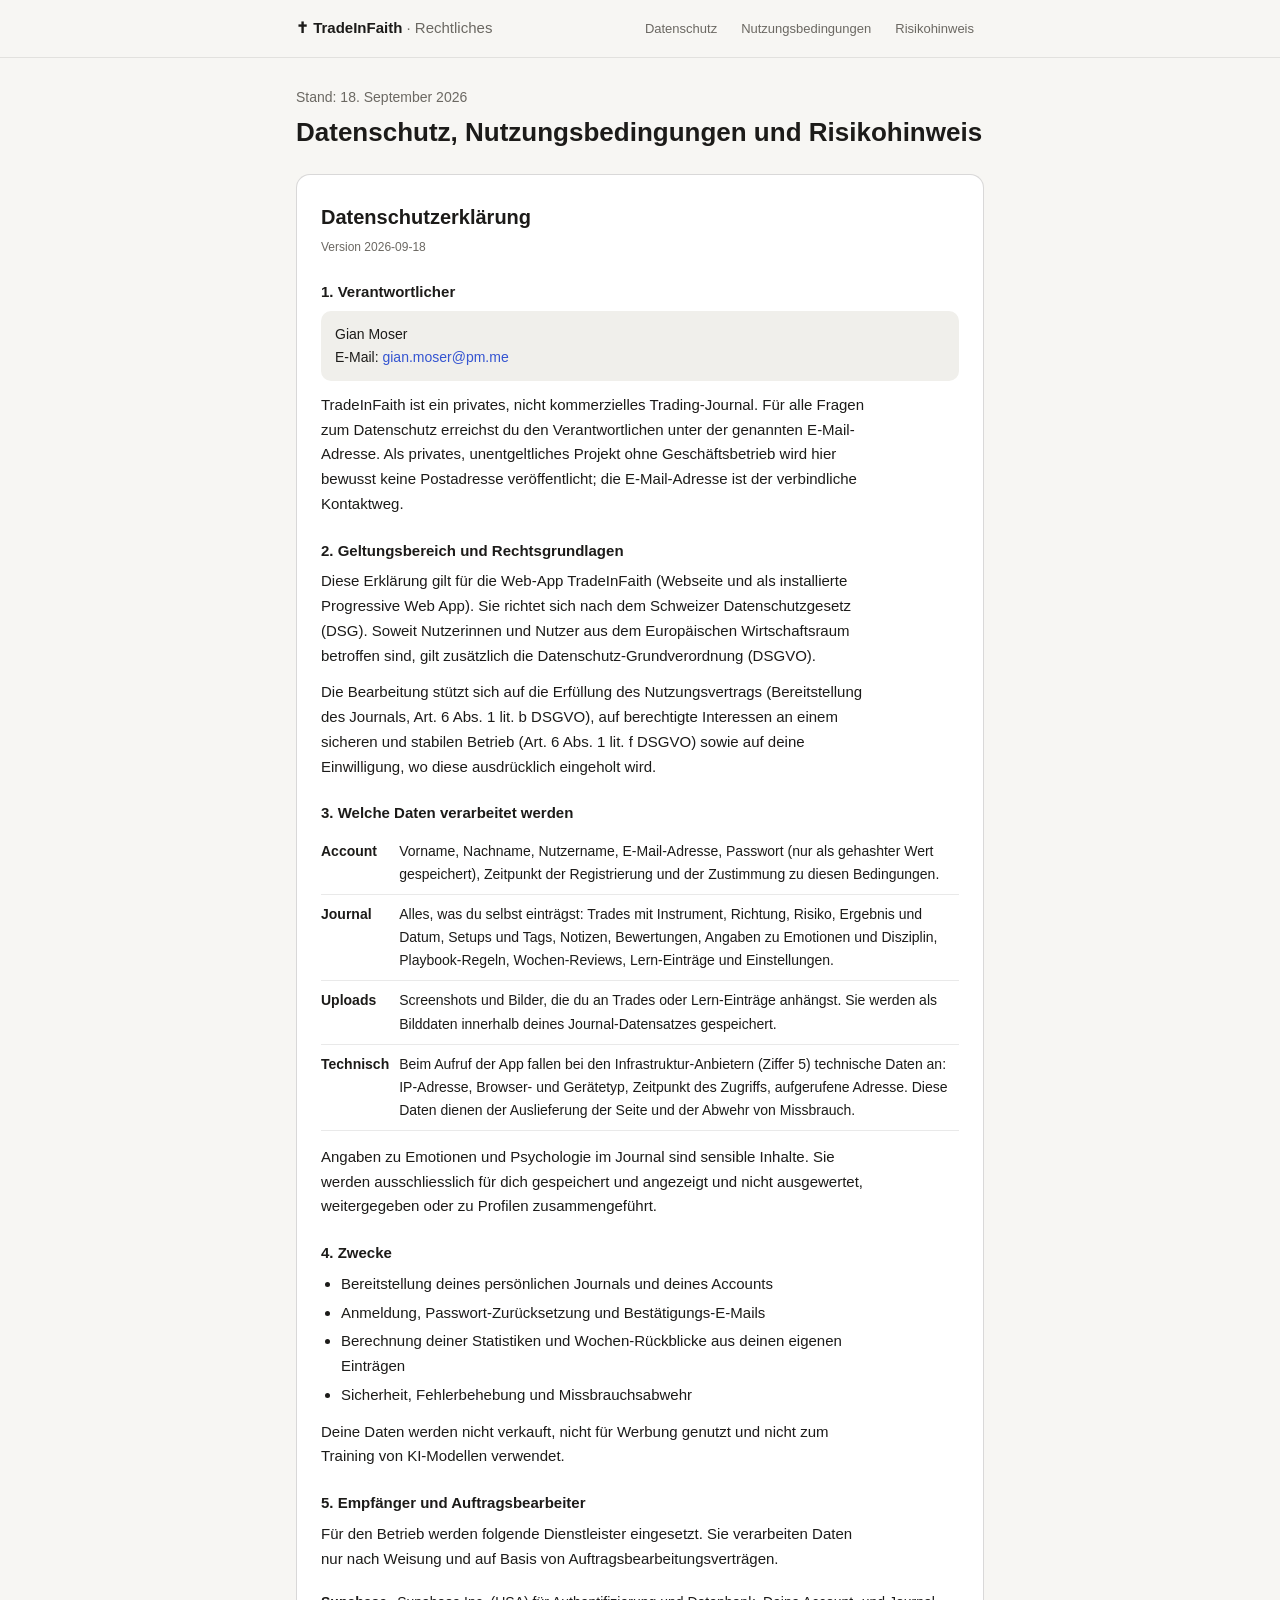
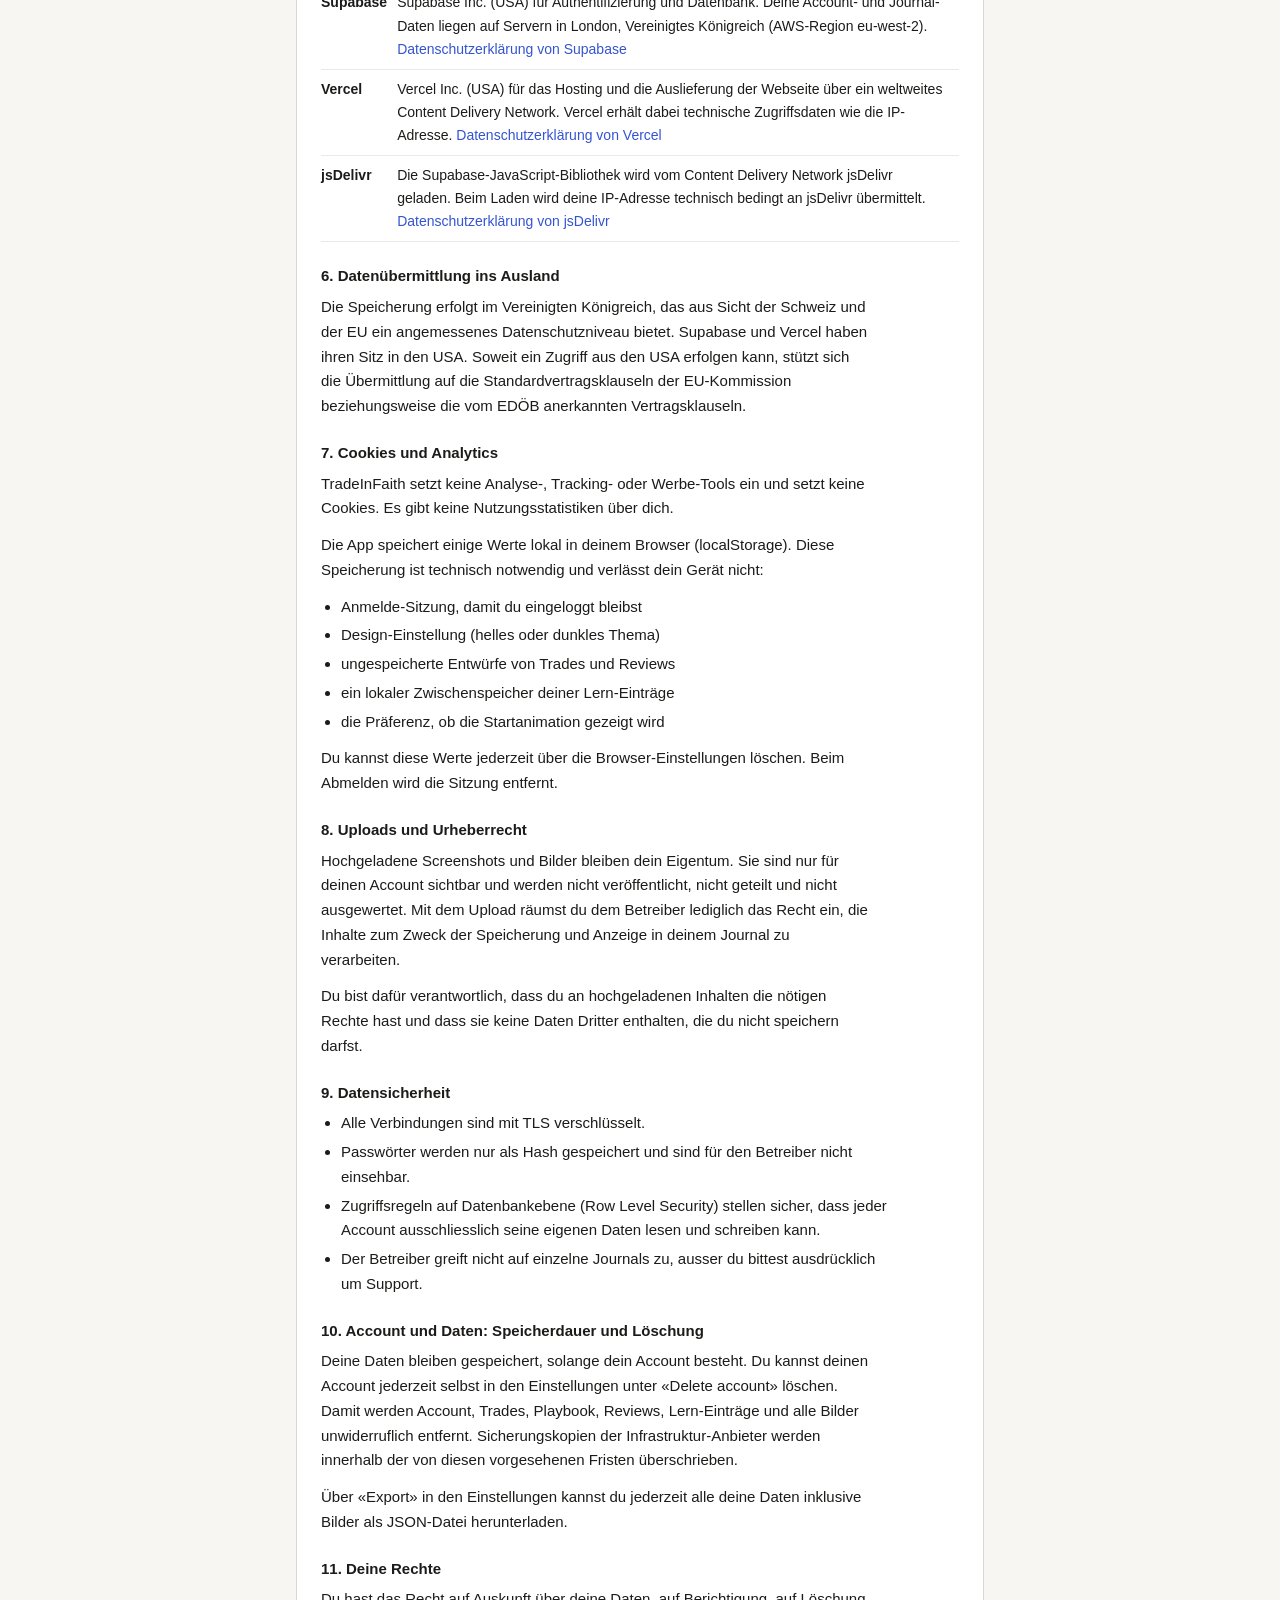
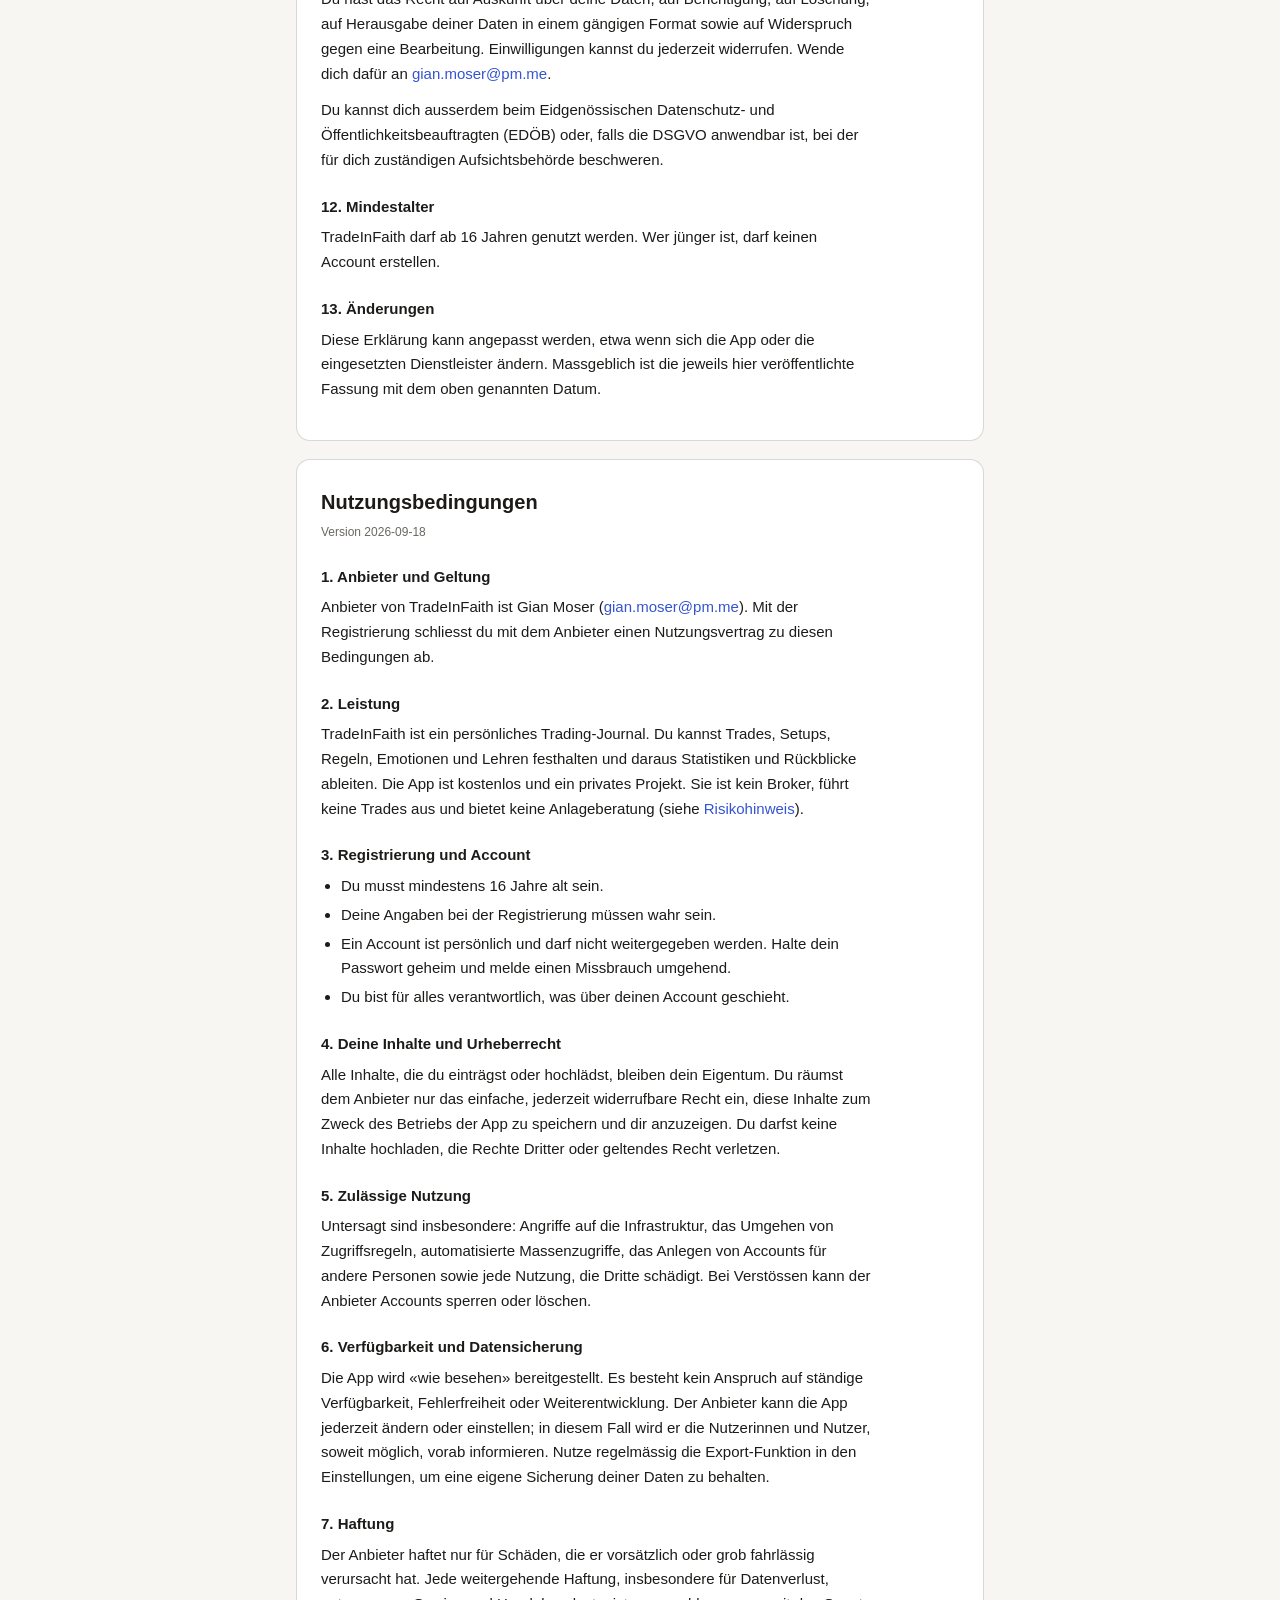
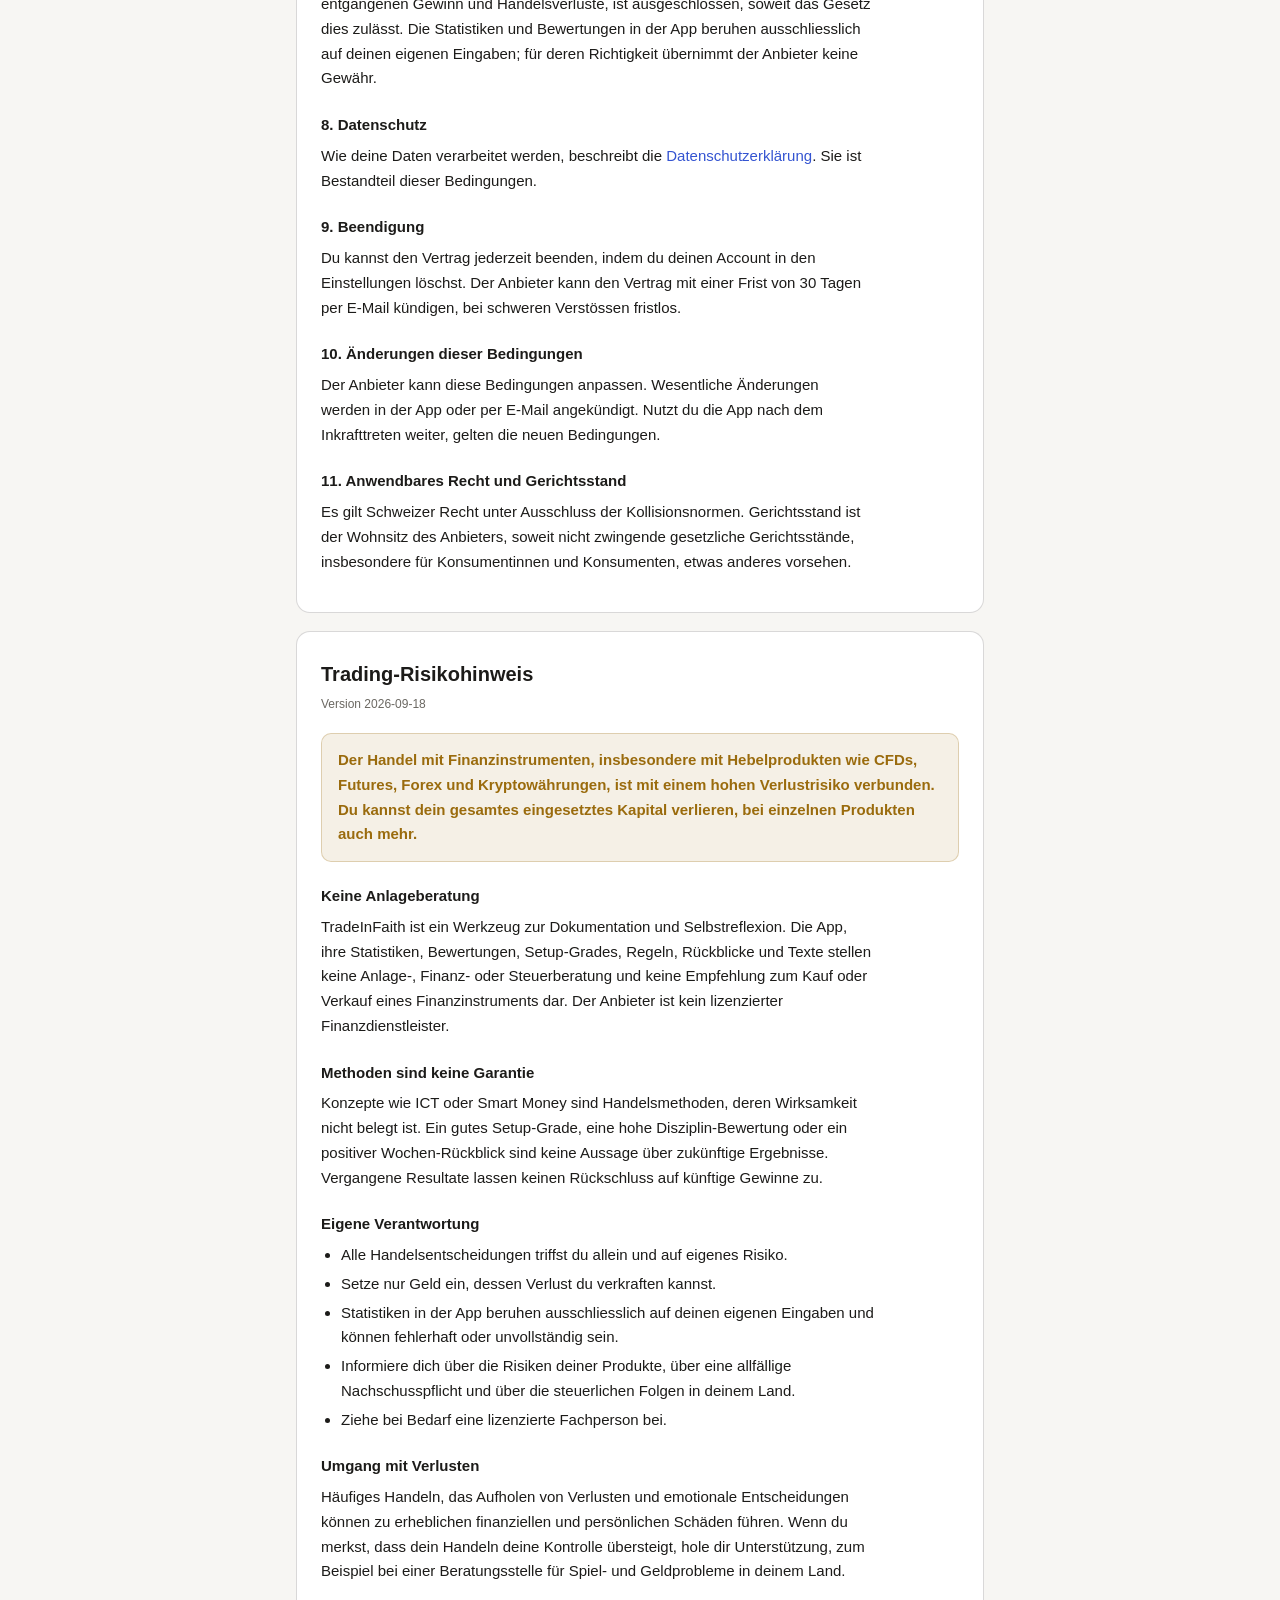
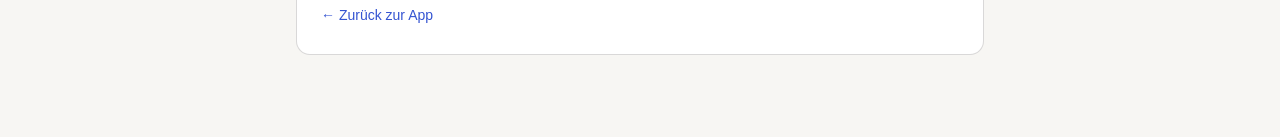
<file: legal.html>
<!DOCTYPE html>
<html lang="de">
<head>
<meta charset="UTF-8">
<meta name="viewport" content="width=device-width, initial-scale=1.0, viewport-fit=cover">
<title>TradeInFaith · Rechtliches</title>
<link rel="icon" href="icon-512.png">
<meta name="theme-color" content="#f7f6f3">
<script>(function(){try{if(localStorage.getItem('tj_theme')==='dark')document.documentElement.setAttribute('data-theme','dark');}catch(e){}})();</script>
<style>
  :root {
    --bg:#f7f6f3; --surface:#ffffff; --surface2:#f0efeb;
    --border:rgba(20,18,14,0.09); --border2:rgba(20,18,14,0.16);
    --text:#1c1b19; --muted:#6b6862;
    --accent:#3454d1; --accent-bg:rgba(52,84,209,0.08);
    --amber:#9a6b0d; --amber-bg:rgba(154,107,13,0.1);
  }
  :root[data-theme="dark"] {
    --bg:#0a0a0c; --surface:#151518; --surface2:#1e1e23;
    --border:rgba(255,255,255,0.06); --border2:rgba(255,255,255,0.12);
    --text:#ededf0; --muted:#8a8a93;
    --accent:#5b7cfa; --accent-bg:rgba(91,124,250,0.12);
    --amber:#fbbf24; --amber-bg:rgba(251,191,36,0.12);
  }
  *{box-sizing:border-box}
  html{scroll-behavior:smooth;scroll-padding-top:72px}
  body{margin:0;background:var(--bg);color:var(--text);font-family:-apple-system,BlinkMacSystemFont,'Segoe UI',Roboto,sans-serif;font-size:15px;line-height:1.65;-webkit-font-smoothing:antialiased}
  a{color:var(--accent);text-decoration:none}
  a:hover{text-decoration:underline}

  .top{position:sticky;top:0;z-index:5;background:var(--bg);border-bottom:1px solid var(--border)}
  .top-in{max-width:720px;margin:0 auto;padding:12px 16px;display:flex;align-items:center;gap:14px;flex-wrap:wrap}
  .brand{font-weight:600;color:var(--text);white-space:nowrap}
  .brand span{color:var(--muted);font-weight:400}
  .top nav{display:flex;gap:4px;flex-wrap:wrap;margin-left:auto}
  .top nav a{font-size:13px;color:var(--muted);padding:6px 10px;border-radius:8px}
  .top nav a:hover{text-decoration:none;color:var(--text);background:var(--surface2)}

  main{max-width:720px;margin:0 auto;padding:28px 16px 64px}
  .lead{color:var(--muted);font-size:14px;margin:0 0 6px}
  h1{font-size:26px;line-height:1.25;margin:0 0 26px}
  section{background:var(--surface);border:1px solid var(--border2);border-radius:14px;padding:26px 24px;margin-bottom:18px}
  section h2{font-size:20px;margin:0 0 4px}
  section .stand{font-size:12px;color:var(--muted);margin:0 0 18px}
  h3{font-size:15px;margin:22px 0 6px}
  p,li{max-width:66ch}
  p{margin:0 0 12px}
  ul{margin:0 0 12px;padding-left:20px}
  li{margin-bottom:4px}
  .box{background:var(--surface2);border-radius:10px;padding:12px 14px;margin:0 0 12px;font-size:14px}
  .box p{margin:0}
  .warn{background:var(--amber-bg);border:1px solid rgba(154,107,13,.25);border-radius:10px;padding:14px 16px;margin:0 0 16px}
  .warn p{margin:0;font-weight:600;color:var(--amber);max-width:none}
  table{border-collapse:collapse;width:100%;font-size:14px;margin:0 0 14px}
  th,td{text-align:left;vertical-align:top;padding:8px 10px 8px 0;border-bottom:1px solid var(--border)}
  th{font-weight:600;white-space:nowrap}
  .back{display:inline-block;margin-top:8px;font-size:14px}
  @media (max-width:520px){ section{padding:20px 16px} h1{font-size:22px} }
</style>
</head>
<body>

<div class="top">
  <div class="top-in">
    <a class="brand" href="index.html">✝ TradeInFaith <span>· Rechtliches</span></a>
    <nav>
      <a href="#datenschutz">Datenschutz</a>
      <a href="#nutzungsbedingungen">Nutzungsbedingungen</a>
      <a href="#risikohinweis">Risikohinweis</a>
    </nav>
  </div>
</div>

<main>
  <p class="lead">Stand: 18. September 2026</p>
  <h1>Datenschutz, Nutzungsbedingungen und Risikohinweis</h1>

  <!-- ===================== DATENSCHUTZ ===================== -->
  <section id="datenschutz">
    <h2>Datenschutzerklärung</h2>
    <p class="stand">Version 2026-09-18</p>

    <h3>1. Verantwortlicher</h3>
    <div class="box">
      <p>Gian Moser<br>
      E-Mail: <a href="mailto:gian.moser@pm.me">gian.moser@pm.me</a></p>
    </div>
    <p>TradeInFaith ist ein privates, nicht kommerzielles Trading-Journal.
    Für alle Fragen zum Datenschutz erreichst du den Verantwortlichen unter
    der genannten E-Mail-Adresse. Als privates, unentgeltliches Projekt ohne
    Geschäftsbetrieb wird hier bewusst keine Postadresse veröffentlicht; die
    E-Mail-Adresse ist der verbindliche Kontaktweg.</p>

    <h3>2. Geltungsbereich und Rechtsgrundlagen</h3>
    <p>Diese Erklärung gilt für die Web-App TradeInFaith (Webseite und als
    installierte Progressive Web App). Sie richtet sich nach dem
    Schweizer Datenschutzgesetz (DSG). Soweit Nutzerinnen und Nutzer aus dem
    Europäischen Wirtschaftsraum betroffen sind, gilt zusätzlich die
    Datenschutz-Grundverordnung (DSGVO).</p>
    <p>Die Bearbeitung stützt sich auf die Erfüllung des Nutzungsvertrags
    (Bereitstellung des Journals, Art. 6 Abs. 1 lit. b DSGVO), auf berechtigte
    Interessen an einem sicheren und stabilen Betrieb (Art. 6 Abs. 1 lit. f
    DSGVO) sowie auf deine Einwilligung, wo diese ausdrücklich eingeholt wird.</p>

    <h3>3. Welche Daten verarbeitet werden</h3>
    <table>
      <tr><th>Account</th><td>Vorname, Nachname, Nutzername, E-Mail-Adresse,
        Passwort (nur als gehashter Wert gespeichert), Zeitpunkt der
        Registrierung und der Zustimmung zu diesen Bedingungen.</td></tr>
      <tr><th>Journal</th><td>Alles, was du selbst einträgst: Trades mit
        Instrument, Richtung, Risiko, Ergebnis und Datum, Setups und
        Tags, Notizen, Bewertungen, Angaben zu Emotionen und Disziplin,
        Playbook-Regeln, Wochen-Reviews, Lern-Einträge und Einstellungen.</td></tr>
      <tr><th>Uploads</th><td>Screenshots und Bilder, die du an Trades oder
        Lern-Einträge anhängst. Sie werden als Bilddaten innerhalb deines
        Journal-Datensatzes gespeichert.</td></tr>
      <tr><th>Technisch</th><td>Beim Aufruf der App fallen bei den
        Infrastruktur-Anbietern (Ziffer 5) technische Daten an: IP-Adresse,
        Browser- und Gerätetyp, Zeitpunkt des Zugriffs, aufgerufene Adresse.
        Diese Daten dienen der Auslieferung der Seite und der Abwehr von
        Missbrauch.</td></tr>
    </table>
    <p>Angaben zu Emotionen und Psychologie im Journal sind sensible Inhalte.
    Sie werden ausschliesslich für dich gespeichert und angezeigt und nicht
    ausgewertet, weitergegeben oder zu Profilen zusammengeführt.</p>

    <h3>4. Zwecke</h3>
    <ul>
      <li>Bereitstellung deines persönlichen Journals und deines Accounts</li>
      <li>Anmeldung, Passwort-Zurücksetzung und Bestätigungs-E-Mails</li>
      <li>Berechnung deiner Statistiken und Wochen-Rückblicke aus deinen
        eigenen Einträgen</li>
      <li>Sicherheit, Fehlerbehebung und Missbrauchsabwehr</li>
    </ul>
    <p>Deine Daten werden nicht verkauft, nicht für Werbung genutzt und nicht
    zum Training von KI-Modellen verwendet.</p>

    <h3>5. Empfänger und Auftragsbearbeiter</h3>
    <p>Für den Betrieb werden folgende Dienstleister eingesetzt. Sie
    verarbeiten Daten nur nach Weisung und auf Basis von
    Auftragsbearbeitungsverträgen.</p>
    <table>
      <tr><th>Supabase</th><td>Supabase Inc. (USA) für Authentifizierung und
        Datenbank. Deine Account- und Journal-Daten liegen auf Servern in
        London, Vereinigtes Königreich (AWS-Region eu-west-2).
        <a href="https://supabase.com/privacy" target="_blank" rel="noopener">Datenschutzerklärung von Supabase</a></td></tr>
      <tr><th>Vercel</th><td>Vercel Inc. (USA) für das Hosting und die
        Auslieferung der Webseite über ein weltweites Content Delivery
        Network. Vercel erhält dabei technische Zugriffsdaten wie die
        IP-Adresse.
        <a href="https://vercel.com/legal/privacy-policy" target="_blank" rel="noopener">Datenschutzerklärung von Vercel</a></td></tr>
      <tr><th>jsDelivr</th><td>Die Supabase-JavaScript-Bibliothek wird vom
        Content Delivery Network jsDelivr geladen. Beim Laden wird deine
        IP-Adresse technisch bedingt an jsDelivr übermittelt.
        <a href="https://www.jsdelivr.com/terms/privacy-policy-jsdelivr-net" target="_blank" rel="noopener">Datenschutzerklärung von jsDelivr</a></td></tr>
    </table>

    <h3>6. Datenübermittlung ins Ausland</h3>
    <p>Die Speicherung erfolgt im Vereinigten Königreich, das aus Sicht der
    Schweiz und der EU ein angemessenes Datenschutzniveau bietet. Supabase
    und Vercel haben ihren Sitz in den USA. Soweit ein Zugriff aus den USA
    erfolgen kann, stützt sich die Übermittlung auf die
    Standardvertragsklauseln der EU-Kommission beziehungsweise die vom
    EDÖB anerkannten Vertragsklauseln.</p>

    <h3>7. Cookies und Analytics</h3>
    <p>TradeInFaith setzt keine Analyse-, Tracking- oder Werbe-Tools ein und
    setzt keine Cookies. Es gibt keine Nutzungsstatistiken über dich.</p>
    <p>Die App speichert einige Werte lokal in deinem Browser
    (localStorage). Diese Speicherung ist technisch notwendig und verlässt
    dein Gerät nicht:</p>
    <ul>
      <li>Anmelde-Sitzung, damit du eingeloggt bleibst</li>
      <li>Design-Einstellung (helles oder dunkles Thema)</li>
      <li>ungespeicherte Entwürfe von Trades und Reviews</li>
      <li>ein lokaler Zwischenspeicher deiner Lern-Einträge</li>
      <li>die Präferenz, ob die Startanimation gezeigt wird</li>
    </ul>
    <p>Du kannst diese Werte jederzeit über die Browser-Einstellungen
    löschen. Beim Abmelden wird die Sitzung entfernt.</p>

    <h3>8. Uploads und Urheberrecht</h3>
    <p>Hochgeladene Screenshots und Bilder bleiben dein Eigentum. Sie sind
    nur für deinen Account sichtbar und werden nicht veröffentlicht, nicht
    geteilt und nicht ausgewertet. Mit dem Upload räumst du dem Betreiber
    lediglich das Recht ein, die Inhalte zum Zweck der Speicherung und
    Anzeige in deinem Journal zu verarbeiten.</p>
    <p>Du bist dafür verantwortlich, dass du an hochgeladenen Inhalten die
    nötigen Rechte hast und dass sie keine Daten Dritter enthalten, die du
    nicht speichern darfst.</p>

    <h3>9. Datensicherheit</h3>
    <ul>
      <li>Alle Verbindungen sind mit TLS verschlüsselt.</li>
      <li>Passwörter werden nur als Hash gespeichert und sind für den
        Betreiber nicht einsehbar.</li>
      <li>Zugriffsregeln auf Datenbankebene (Row Level Security) stellen
        sicher, dass jeder Account ausschliesslich seine eigenen Daten lesen
        und schreiben kann.</li>
      <li>Der Betreiber greift nicht auf einzelne Journals zu, ausser du
        bittest ausdrücklich um Support.</li>
    </ul>

    <h3>10. Account und Daten: Speicherdauer und Löschung</h3>
    <p>Deine Daten bleiben gespeichert, solange dein Account besteht. Du
    kannst deinen Account jederzeit selbst in den Einstellungen unter
    «Delete account» löschen. Damit werden Account, Trades, Playbook,
    Reviews, Lern-Einträge und alle Bilder unwiderruflich entfernt.
    Sicherungskopien der Infrastruktur-Anbieter werden innerhalb der von
    diesen vorgesehenen Fristen überschrieben.</p>
    <p>Über «Export» in den Einstellungen kannst du jederzeit alle deine
    Daten inklusive Bilder als JSON-Datei herunterladen.</p>

    <h3>11. Deine Rechte</h3>
    <p>Du hast das Recht auf Auskunft über deine Daten, auf Berichtigung,
    auf Löschung, auf Herausgabe deiner Daten in einem gängigen Format sowie
    auf Widerspruch gegen eine Bearbeitung. Einwilligungen kannst du
    jederzeit widerrufen. Wende dich dafür an
    <a href="mailto:gian.moser@pm.me">gian.moser@pm.me</a>.</p>
    <p>Du kannst dich ausserdem beim Eidgenössischen Datenschutz- und
    Öffentlichkeitsbeauftragten (EDÖB) oder, falls die DSGVO anwendbar ist,
    bei der für dich zuständigen Aufsichtsbehörde beschweren.</p>

    <h3>12. Mindestalter</h3>
    <p>TradeInFaith darf ab 16 Jahren genutzt werden. Wer jünger ist, darf
    keinen Account erstellen.</p>

    <h3>13. Änderungen</h3>
    <p>Diese Erklärung kann angepasst werden, etwa wenn sich die App oder die
    eingesetzten Dienstleister ändern. Massgeblich ist die jeweils hier
    veröffentlichte Fassung mit dem oben genannten Datum.</p>
  </section>

  <!-- ===================== NUTZUNGSBEDINGUNGEN ===================== -->
  <section id="nutzungsbedingungen">
    <h2>Nutzungsbedingungen</h2>
    <p class="stand">Version 2026-09-18</p>

    <h3>1. Anbieter und Geltung</h3>
    <p>Anbieter von TradeInFaith ist Gian Moser
    (<a href="mailto:gian.moser@pm.me">gian.moser@pm.me</a>). Mit der
    Registrierung schliesst du mit dem Anbieter einen Nutzungsvertrag zu
    diesen Bedingungen ab.</p>

    <h3>2. Leistung</h3>
    <p>TradeInFaith ist ein persönliches Trading-Journal. Du kannst Trades,
    Setups, Regeln, Emotionen und Lehren festhalten und daraus Statistiken
    und Rückblicke ableiten. Die App ist kostenlos und ein privates Projekt.
    Sie ist kein Broker, führt keine Trades aus und bietet keine
    Anlageberatung (siehe <a href="#risikohinweis">Risikohinweis</a>).</p>

    <h3>3. Registrierung und Account</h3>
    <ul>
      <li>Du musst mindestens 16 Jahre alt sein.</li>
      <li>Deine Angaben bei der Registrierung müssen wahr sein.</li>
      <li>Ein Account ist persönlich und darf nicht weitergegeben werden.
        Halte dein Passwort geheim und melde einen Missbrauch umgehend.</li>
      <li>Du bist für alles verantwortlich, was über deinen Account
        geschieht.</li>
    </ul>

    <h3>4. Deine Inhalte und Urheberrecht</h3>
    <p>Alle Inhalte, die du einträgst oder hochlädst, bleiben dein Eigentum.
    Du räumst dem Anbieter nur das einfache, jederzeit widerrufbare Recht
    ein, diese Inhalte zum Zweck des Betriebs der App zu speichern und dir
    anzuzeigen. Du darfst keine Inhalte hochladen, die Rechte Dritter oder
    geltendes Recht verletzen.</p>

    <h3>5. Zulässige Nutzung</h3>
    <p>Untersagt sind insbesondere: Angriffe auf die Infrastruktur, das
    Umgehen von Zugriffsregeln, automatisierte Massenzugriffe, das Anlegen
    von Accounts für andere Personen sowie jede Nutzung, die Dritte
    schädigt. Bei Verstössen kann der Anbieter Accounts sperren oder
    löschen.</p>

    <h3>6. Verfügbarkeit und Datensicherung</h3>
    <p>Die App wird «wie besehen» bereitgestellt. Es besteht kein Anspruch
    auf ständige Verfügbarkeit, Fehlerfreiheit oder Weiterentwicklung. Der
    Anbieter kann die App jederzeit ändern oder einstellen; in diesem Fall
    wird er die Nutzerinnen und Nutzer, soweit möglich, vorab informieren.
    Nutze regelmässig die Export-Funktion in den Einstellungen, um eine
    eigene Sicherung deiner Daten zu behalten.</p>

    <h3>7. Haftung</h3>
    <p>Der Anbieter haftet nur für Schäden, die er vorsätzlich oder grob
    fahrlässig verursacht hat. Jede weitergehende Haftung, insbesondere für
    Datenverlust, entgangenen Gewinn und Handelsverluste, ist ausgeschlossen,
    soweit das Gesetz dies zulässt. Die Statistiken und Bewertungen in der
    App beruhen ausschliesslich auf deinen eigenen Eingaben; für deren
    Richtigkeit übernimmt der Anbieter keine Gewähr.</p>

    <h3>8. Datenschutz</h3>
    <p>Wie deine Daten verarbeitet werden, beschreibt die
    <a href="#datenschutz">Datenschutzerklärung</a>. Sie ist Bestandteil
    dieser Bedingungen.</p>

    <h3>9. Beendigung</h3>
    <p>Du kannst den Vertrag jederzeit beenden, indem du deinen Account in
    den Einstellungen löschst. Der Anbieter kann den Vertrag mit einer Frist
    von 30 Tagen per E-Mail kündigen, bei schweren Verstössen fristlos.</p>

    <h3>10. Änderungen dieser Bedingungen</h3>
    <p>Der Anbieter kann diese Bedingungen anpassen. Wesentliche Änderungen
    werden in der App oder per E-Mail angekündigt. Nutzt du die App nach dem
    Inkrafttreten weiter, gelten die neuen Bedingungen.</p>

    <h3>11. Anwendbares Recht und Gerichtsstand</h3>
    <p>Es gilt Schweizer Recht unter Ausschluss der Kollisionsnormen.
    Gerichtsstand ist der Wohnsitz des Anbieters, soweit nicht zwingende
    gesetzliche Gerichtsstände, insbesondere für Konsumentinnen und
    Konsumenten, etwas anderes vorsehen.</p>
  </section>

  <!-- ===================== RISIKOHINWEIS ===================== -->
  <section id="risikohinweis">
    <h2>Trading-Risikohinweis</h2>
    <p class="stand">Version 2026-09-18</p>

    <div class="warn"><p>Der Handel mit Finanzinstrumenten, insbesondere mit
    Hebelprodukten wie CFDs, Futures, Forex und Kryptowährungen, ist mit
    einem hohen Verlustrisiko verbunden. Du kannst dein gesamtes eingesetztes
    Kapital verlieren, bei einzelnen Produkten auch mehr.</p></div>

    <h3>Keine Anlageberatung</h3>
    <p>TradeInFaith ist ein Werkzeug zur Dokumentation und Selbstreflexion.
    Die App, ihre Statistiken, Bewertungen, Setup-Grades, Regeln, Rückblicke
    und Texte stellen keine Anlage-, Finanz- oder Steuerberatung und keine
    Empfehlung zum Kauf oder Verkauf eines Finanzinstruments dar. Der
    Anbieter ist kein lizenzierter Finanzdienstleister.</p>

    <h3>Methoden sind keine Garantie</h3>
    <p>Konzepte wie ICT oder Smart Money sind Handelsmethoden, deren
    Wirksamkeit nicht belegt ist. Ein gutes Setup-Grade, eine hohe
    Disziplin-Bewertung oder ein positiver Wochen-Rückblick sind keine
    Aussage über zukünftige Ergebnisse. Vergangene Resultate lassen keinen
    Rückschluss auf künftige Gewinne zu.</p>

    <h3>Eigene Verantwortung</h3>
    <ul>
      <li>Alle Handelsentscheidungen triffst du allein und auf eigenes
        Risiko.</li>
      <li>Setze nur Geld ein, dessen Verlust du verkraften kannst.</li>
      <li>Statistiken in der App beruhen ausschliesslich auf deinen eigenen
        Eingaben und können fehlerhaft oder unvollständig sein.</li>
      <li>Informiere dich über die Risiken deiner Produkte, über eine
        allfällige Nachschusspflicht und über die steuerlichen Folgen in
        deinem Land.</li>
      <li>Ziehe bei Bedarf eine lizenzierte Fachperson bei.</li>
    </ul>

    <h3>Umgang mit Verlusten</h3>
    <p>Häufiges Handeln, das Aufholen von Verlusten und emotionale
    Entscheidungen können zu erheblichen finanziellen und persönlichen
    Schäden führen. Wenn du merkst, dass dein Handeln deine Kontrolle
    übersteigt, hole dir Unterstützung, zum Beispiel bei einer
    Beratungsstelle für Spiel- und Geldprobleme in deinem Land.</p>

    <a class="back" href="index.html">← Zurück zur App</a>
  </section>
</main>
</body>
</html>
</file>
